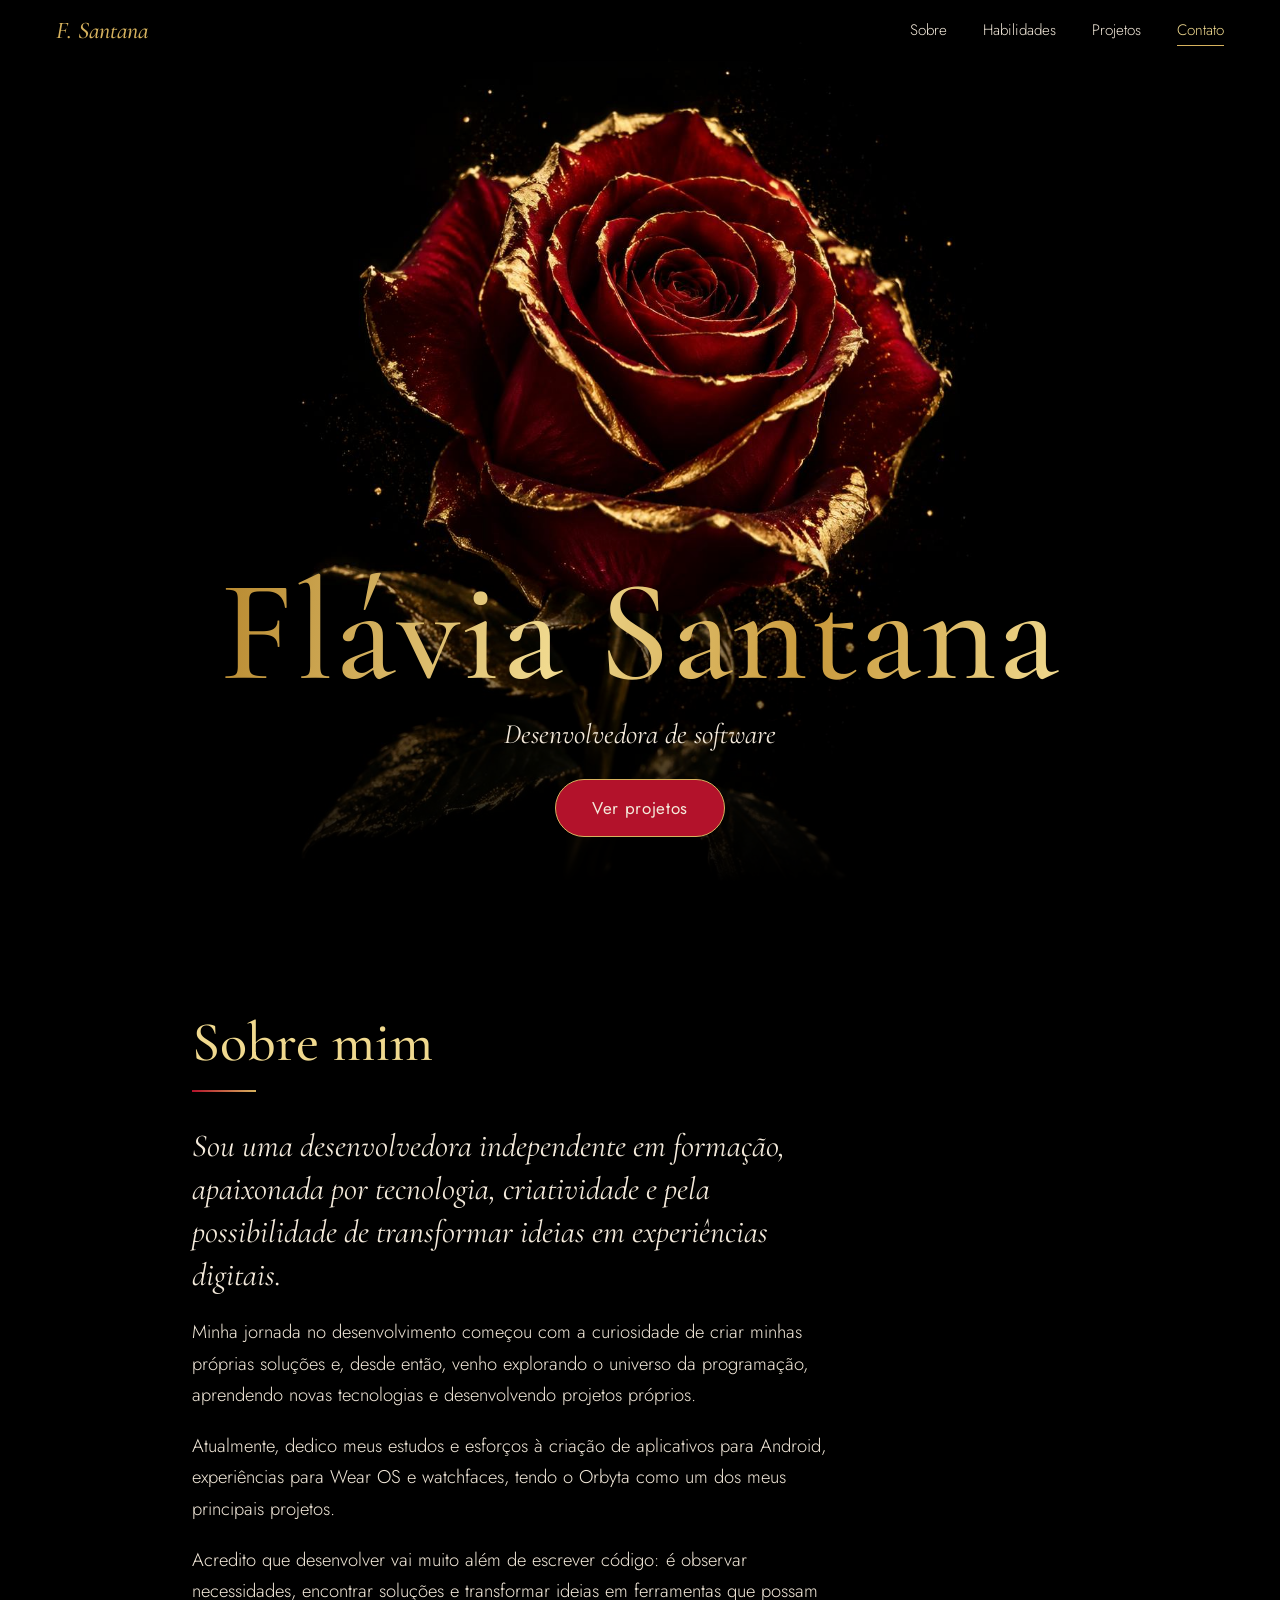
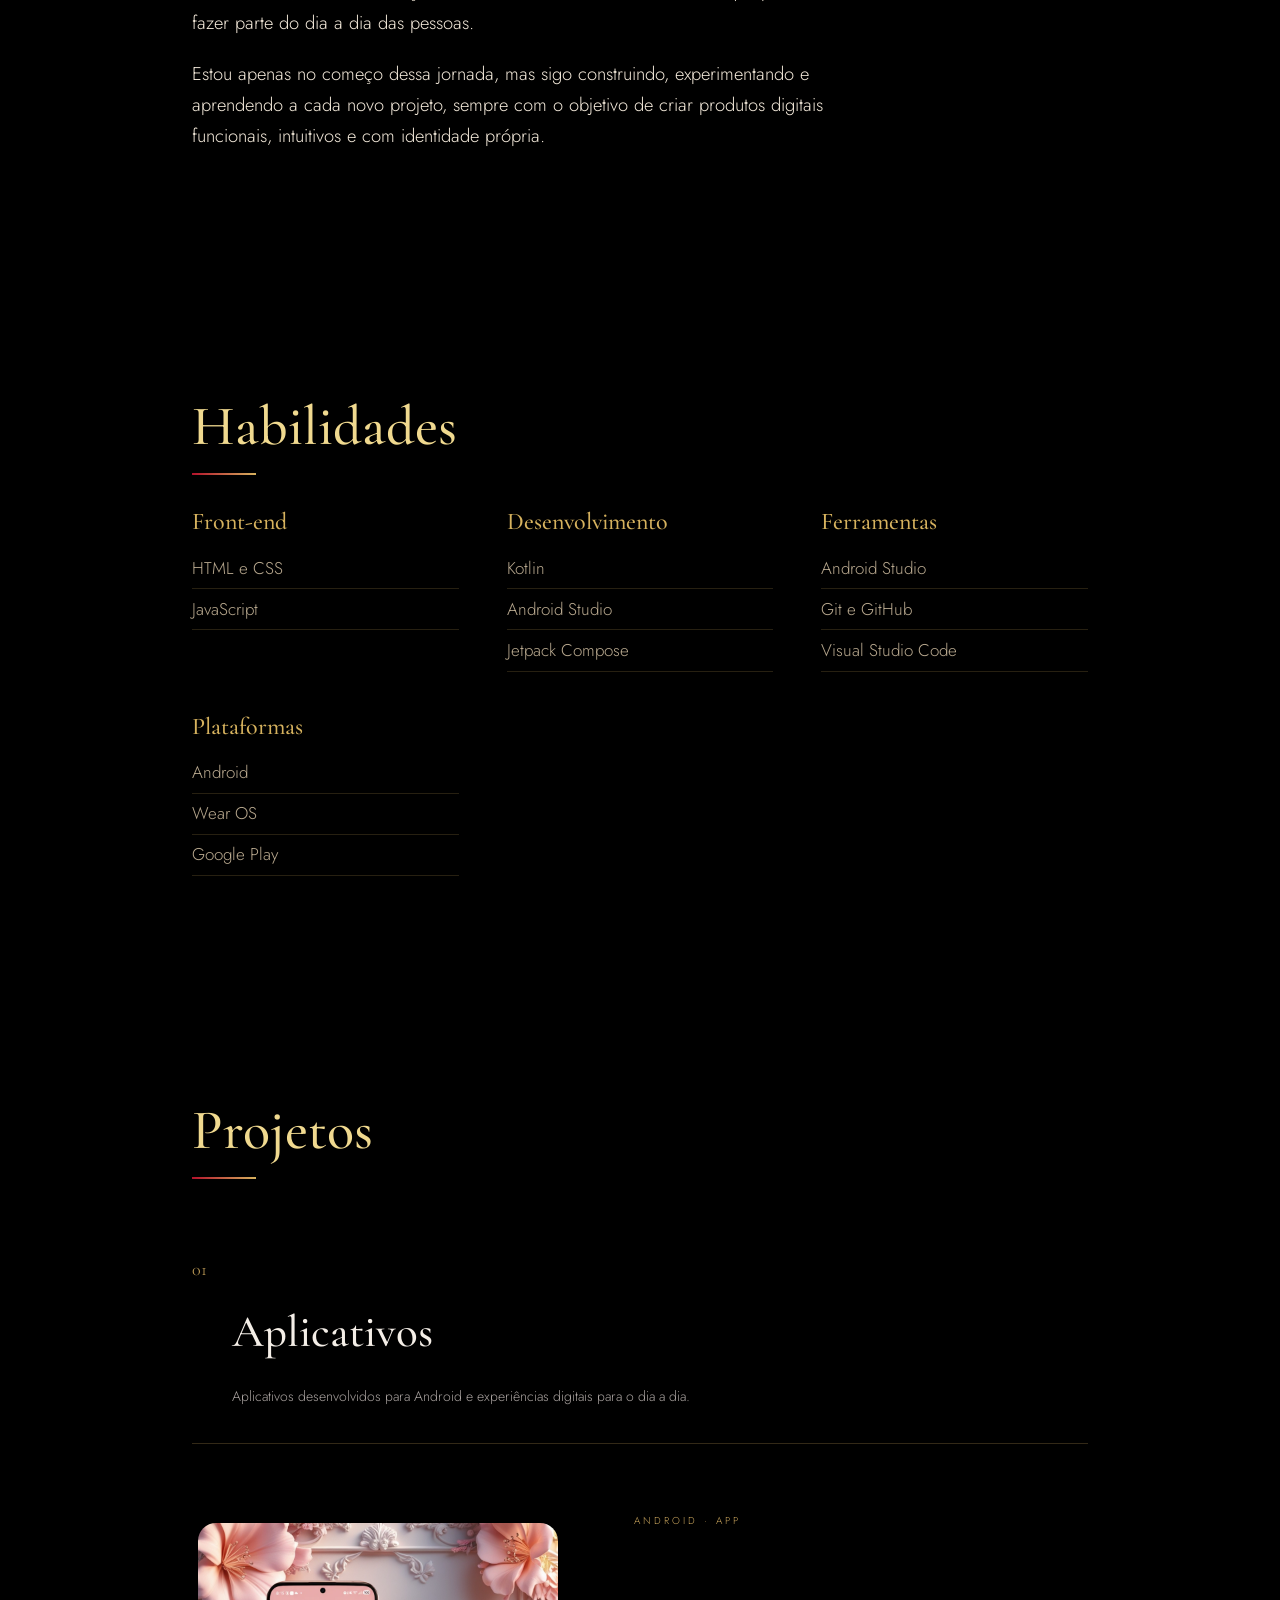
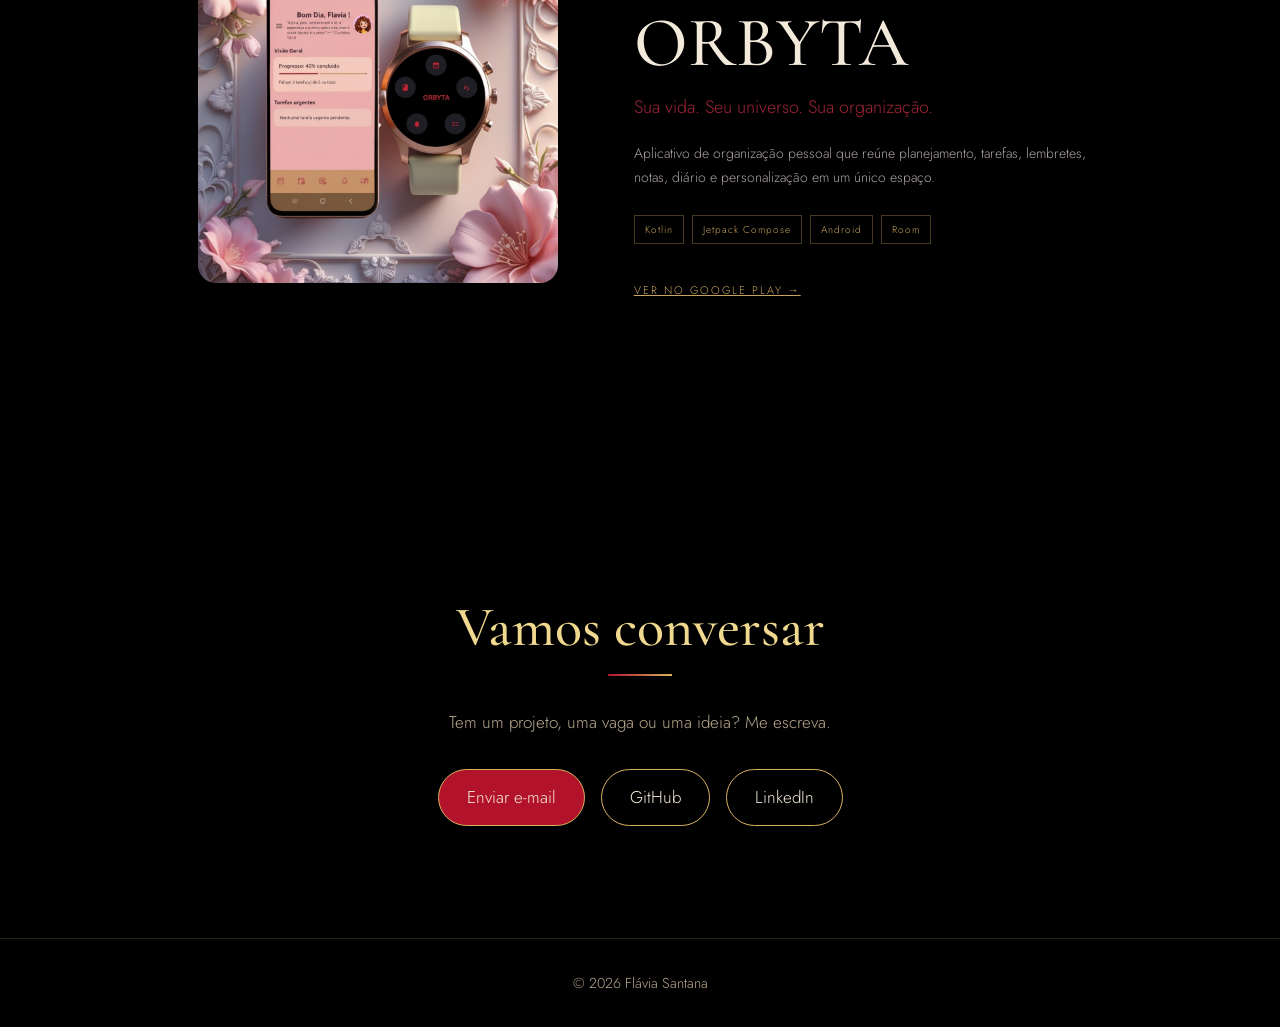
<file: index.html>
<!DOCTYPE html>
<html lang="pt-BR">
<head>
<meta charset="utf-8">
<meta name="viewport" content="width=device-width, initial-scale=1, viewport-fit=cover">
<title>Flávia Santana · Desenvolvedora</title>
<link rel="preconnect" href="https://fonts.googleapis.com">
<link rel="preconnect" href="https://fonts.gstatic.com" crossorigin>
<link href="https://fonts.googleapis.com/css2?family=Cormorant+Garamond:ital,wght@0,300;0,500;0,600;1,400&family=Jost:wght@300;400;500&display=swap" rel="stylesheet">
<link rel="stylesheet" href="style.css">
</head>
<body>
<nav>
  <a class="logo" href="#topo">F. Santana</a>
  <ul>
    <li><a href="#sobre">Sobre</a></li>
    <li><a href="#habilidades">Habilidades</a></li>
    <li><a href="#projetos">Projetos</a></li>
    <li><a href="#contato">Contato</a></li>
  </ul>
</nav>

<header class="hero" id="topo">
  <img src="rose.jpg" alt="Rosa vermelha com bordas douradas sobre fundo preto">
  <div class="hero-text">
    <h1>Flávia Santana</h1>
    <p class="role">Desenvolvedora de software</p>
    <a class="cta" href="#projetos">Ver projetos</a>
  </div>
</header>

<main>
  <section class="s about" id="sobre">
    <h2>Sobre mim</h2>
    <p>Sou uma desenvolvedora independente em formação, apaixonada por tecnologia, criatividade e pela possibilidade de transformar ideias em experiências digitais.</p>

    <p>Minha jornada no desenvolvimento começou com a curiosidade de criar minhas próprias soluções e, desde então, venho explorando o universo da programação, aprendendo novas tecnologias e desenvolvendo projetos próprios.</p>

    <p>Atualmente, dedico meus estudos e esforços à criação de aplicativos para Android, experiências para Wear OS e watchfaces, tendo o Orbyta como um dos meus principais projetos.</p>

    <p>Acredito que desenvolver vai muito além de escrever código: é observar necessidades, encontrar soluções e transformar ideias em ferramentas que possam fazer parte do dia a dia das pessoas.</p>

    <p>Estou apenas no começo dessa jornada, mas sigo construindo, experimentando e aprendendo a cada novo projeto, sempre com o objetivo de criar produtos digitais funcionais, intuitivos e com identidade própria.</p>
  </section>

  <section class="s" id="habilidades">
    <h2>Habilidades</h2>
    <div class="skills">
      <div><h3>Front-end</h3><ul><li>HTML e CSS</li><li>JavaScript</li></ul></div>
      <div><h3>Desenvolvimento</h3><ul><li>Kotlin</li><li>Android Studio</li><li>Jetpack Compose</li></ul></div>
      <div><h3>Ferramentas</h3><ul><li>Android Studio</li><li>Git e GitHub</li><li>Visual Studio Code</li></ul></div>
      <div><h3>Plataformas</h3><ul><li>Android</li><li>Wear OS</li><li>Google Play</li></ul></div>
    </div>
  </section>

  
<section class="s projects-section" id="projetos">

    <h2>Projetos</h2>

    <!-- =========================
         APLICATIVOS
    ========================== -->

    <div class="project-category">

        <div class="category-heading">

            <span class="category-number">01</span>

            <div>
                <h3>Aplicativos</h3>

                <p>
                    Aplicativos desenvolvidos para Android
                    e experiências digitais para o dia a dia.
                </p>
            </div>

        </div>


        <!-- ORBYTA -->

        <article class="app-project">

            <div class="app-project-image">

                <img
                    src="orbyta.png"
                    alt="Interface do aplicativo ORBYTA"
                >

            </div>


            <div class="app-project-content">

                <span class="project-label">
                    ANDROID · APP
                </span>

                <h3>ORBYTA</h3>

                <p class="project-tagline">
                    Sua vida. Seu universo.
                    Sua organização.
                </p>

                <p>
                    Aplicativo de organização pessoal que
                    reúne planejamento, tarefas, lembretes,
                    notas, diário e personalização em um
                    único espaço.
                </p>


                <div class="project-tech">

                    <span>Kotlin</span>
                    <span>Jetpack Compose</span>
                    <span>Android</span>
                    <span>Room</span>

                </div>


                <a
                    href="https://play.google.com/store/apps/details?id=com.flavia.orbyta"
                    class="project-link"
                    target="_blank"
                    rel="noopener"
                >
                    Ver no Google Play →
                </a>

            </div>

        </article>

    </div>


    <!-- =========================
         WATCHFACES
    ========================== 

    <div class="project-category watchfaces-category">

        <div class="category-heading">

            <span class="category-number">02</span>

            <div>

                <h3>Watchfaces</h3>

                <p>
                    Watchfaces criados para Wear OS,
                    combinando estética, funcionalidade
                    e personalização.
                </p>

            </div>

        </div>
      -->


        <!-- DESTAQUE 

        <div class="watchface-preview">

            <div class="watchface-image">

                <img
                    src="images/rose-heart-bloom.jpg"
                    alt="Rose Heart Bloom Watch Face"
                >

            </div>


            <div class="watchface-content">

                <span class="project-label">
                    WEAR OS · WATCHFACE
                </span>

                <h3>Rose Heart Bloom</h3>

                <p>
                    Um watchface inspirado em rosas,
                    combinando elegância e informações
                    úteis para o dia a dia.
                </p>

                <a
                    href="watchfaces.html"
                    class="project-link"
                >
                    Ver coleção de watchfaces →
                </a>

            </div>

        </div>

    </div>
  -->

</section>


  <section class="s contact" id="contato">
    <h2>Vamos conversar</h2>
    <p>Tem um projeto, uma vaga ou uma ideia? Me escreva.</p>
    <div class="links">
      <a href="flaviasantanabooks@gmail.com">Enviar e-mail</a>
      <a href="https://github.com/FlaviaSantana" rel="noopener">GitHub</a>
      <a href="https://www.linkedin.com/in/flavia-santana-250087129/" rel="noopener">LinkedIn</a>
    </div>
  </section>
</main>

<footer>© <span id="ano">2026</span> Flávia Santana</footer>
<script src="script.js"></script>
</body>
</html>
</file>
<file: style.css>
:root{
  --black:#000; --wine:#7a0c1c; --red:#b3122b; --gold:#d6b25e; --gold-lt:#f0d98f; --ivory:#f4eadb; --mute:#b9a98f;
  --serif:"Cormorant Garamond",Georgia,"Times New Roman",serif;
  --sans:"Jost","Helvetica Neue",Arial,sans-serif;
  box-sizing:border-box; padding-top:env(safe-area-inset-top,0px); padding-bottom:env(safe-area-inset-bottom,0px);
  color-scheme:dark;
}
html{scroll-behavior:smooth;scroll-padding-top:env(safe-area-inset-top,0px);background:var(--black)}
*,*::before,*::after{box-sizing:inherit}
body{margin:0;background:var(--black);color:var(--ivory);font:300 1.0625rem/1.7 var(--sans);-webkit-font-smoothing:antialiased}
a{color:inherit}
:focus-visible{outline:2px solid var(--gold);outline-offset:4px}

/* menu */
nav{position:fixed;top:0;left:0;right:0;z-index:20;display:flex;justify-content:space-between;align-items:center;padding:calc(1rem + env(safe-area-inset-top,0px)) clamp(1.25rem,5vw,3.5rem) 1rem;background:linear-gradient(#000 20%,transparent)}
nav .logo{font:italic 500 1.5rem var(--serif);color:var(--gold);text-decoration:none}
nav ul{display:flex;gap:clamp(1rem,3vw,2.25rem);list-style:none;margin:0;padding:0;font-size:.95rem}
nav ul a{text-decoration:none;color:var(--ivory);padding:.25rem 0;border-bottom:1px solid transparent;transition:border-color .2s,color .2s}
nav ul a:hover{color:var(--gold-lt);border-color:var(--gold)}

/* hero */
.hero{position:relative;min-height:100svh;display:grid;justify-items:center;align-items:end;overflow:hidden;text-align:center}
.hero img{position:absolute;top:0;left:50%;transform:translateX(-50%);height:100%;width:auto;max-width:none;object-fit:cover;
  -webkit-mask-image:linear-gradient(#000 60%,transparent 98%);mask-image:linear-gradient(#000 60%,transparent 98%)}
.hero-text{position:relative;z-index:2;padding:0 1.25rem clamp(2.5rem,7vh,4.5rem);animation:rise 1.6s .2s both cubic-bezier(.2,.7,.2,1)}
h1{margin:0;font:500 clamp(3.4rem,13vw,9rem)/.95 var(--serif);letter-spacing:.01em;
  background:linear-gradient(100deg,#b8892f 0%,var(--gold-lt) 40%,#c99a3c 70%,var(--gold-lt) 100%);-webkit-background-clip:text;background-clip:text;color:transparent;
  filter:drop-shadow(0 4px 24px rgba(0,0,0,.8))}
.role{margin:1rem 0 0;font:italic 400 clamp(1.25rem,3vw,1.75rem) var(--serif);color:var(--ivory)}
.cta{display:inline-block;margin-top:1.75rem;padding:.85rem 2.25rem;background:var(--red);color:var(--ivory);text-decoration:none;font-weight:400;letter-spacing:.04em;border:1px solid var(--gold);border-radius:999px;transition:background .25s,color .25s}
.cta:hover{background:var(--gold);color:var(--black)}
@keyframes rise{from{opacity:0;transform:translateY(24px)}to{opacity:1;transform:none}}

/* seções */
section.s{max-width:62rem;margin:0 auto;padding:clamp(4rem,10vw,7rem) clamp(1.25rem,5vw,3rem)}
h2{margin:0 0 2rem;font:500 clamp(2.25rem,5vw,3.5rem)/1.1 var(--serif);color:var(--gold-lt)}
h2::after{content:"";display:block;width:4rem;height:2px;margin-top:1rem;background:linear-gradient(90deg,var(--red),var(--gold))}
.about p{max-width:40rem;margin:0 0 1.25rem;font-size:1.15rem}
.about p:first-of-type{font:italic 400 clamp(1.5rem,3vw,2rem)/1.35 var(--serif);color:var(--ivory)}

/* habilidades */
.skills{display:grid;grid-template-columns:repeat(auto-fit,minmax(15rem,1fr));gap:2.5rem 3rem}
.skills h3{margin:0 0 .75rem;font:500 1.5rem var(--serif);color:var(--gold)}
.skills ul{list-style:none;margin:0;padding:0;color:var(--mute)}
.skills li{padding:.35rem 0;border-bottom:1px solid rgba(214,178,94,.18)}

/* projetos 
.projects{list-style:none;margin:0;padding:0}
.projects li{display:grid;grid-template-columns:1fr auto;gap:.5rem 2rem;align-items:baseline;padding:1.75rem 0 1.75rem 1.5rem;border-top:1px solid rgba(214,178,94,.25);border-left:3px solid var(--red);margin-bottom:.75rem;transition:border-color .25s,background .25s}
.projects li:hover{border-left-color:var(--gold);background:linear-gradient(90deg,rgba(122,12,28,.25),transparent)}
.projects h3{margin:0;font:500 1.75rem var(--serif);color:var(--ivory)}
.projects p{grid-column:1;margin:0;max-width:34rem;color:var(--mute)}
.projects .stack{grid-column:2;grid-row:1;font-size:.9rem;color:var(--gold)}
@media(max-width:36rem){.projects li{grid-template-columns:1fr}.projects .stack{grid-column:1;grid-row:auto}nav ul{gap:.9rem;font-size:.85rem}}
*/


/* =====================================
   PROJETOS
===================================== */

.projects-section {
    max-width: 1100px;
}


/* =====================================
   CATEGORIAS
===================================== */

.project-category {
    margin-top: 70px;
}

.category-heading {
    display: flex;

    align-items: flex-start;

    gap: 25px;

    margin-bottom: 40px;

    border-bottom: 1px solid rgba(201, 164, 92, 0.25);

    padding-bottom: 20px;
}

.category-number {
    color: #c9a45c;

    font-family: "Cormorant Garamond", serif;

    font-size: 18px;

    padding-top: 5px;
}

.category-heading h3 {
    font-family: "Cormorant Garamond", serif;

    font-size: 45px;

    font-weight: 500;

    color: #f4eee7;

    margin-bottom: 5px;
}

.category-heading p {
    color: #aaa3a0;

    font-size: 14px;

    max-width: 600px;
}


/* =====================================
   APP PROJECT
===================================== */

.app-project {
    display: grid;

    grid-template-columns: 0.9fr 1.1fr;

    gap: 70px;

    align-items: center;

    padding: 20px 0 70px;
}

.app-project-image {
    display: flex;

    justify-content: center;
}

.app-project-image img {
    width: 100%;

    max-width: 360px;

    border-radius: 18px;

    box-shadow:
        0 25px 60px rgba(0, 0, 0, 0.55);

    transition: transform 0.4s ease;
}

.app-project-image img:hover {
    transform: translateY(-8px);
}


/* =====================================
   APP INFORMATION
===================================== */

.project-label {
    display: inline-block;

    color: #c9a45c;

    font-size: 10px;

    letter-spacing: 3px;

    margin-bottom: 12px;
}

.app-project-content h3 {
    font-family: "Cormorant Garamond", serif;

    font-size: 70px;

    line-height: 0.9;

    font-weight: 500;

    margin-bottom: 15px;
}

.project-tagline {
    color: #9d2436 !important;

    font-size: 18px !important;

    margin-bottom: 20px !important;
}

.app-project-content > p:not(.project-tagline) {
    color: #aaa3a0;

    font-size: 14px;

    max-width: 600px;

    margin-bottom: 25px;
}


/* =====================================
   TECHNOLOGIES
===================================== */

.project-tech {
    display: flex;

    flex-wrap: wrap;

    gap: 8px;

    margin-bottom: 30px;
}

.project-tech span {
    border: 1px solid rgba(201, 164, 92, 0.35);

    padding: 5px 10px;

    color: #c9a45c;

    font-size: 10px;

    letter-spacing: 1px;
}


/* =====================================
   PROJECT LINK
===================================== */

.project-link {
    display: inline-block;

    color: #c9a45c;

    font-size: 11px;

    letter-spacing: 2px;

    text-transform: uppercase;

    transition: 0.3s;
}

.project-link:hover {
    color: #e0c987;

    transform: translateX(5px);
}


/* =====================================
   WATCHFACES
===================================== */

.watchfaces-category {
    margin-top: 80px;

    padding-top: 20px;
}


/* =====================================
   WATCHFACE PREVIEW
===================================== */

.watchface-preview {
    display: grid;

    grid-template-columns: 300px 1fr;

    gap: 50px;

    align-items: center;

    padding: 35px;

    background: #121010;

    border: 1px solid rgba(201, 164, 92, 0.15);
}

.watchface-image {
    display: flex;

    justify-content: center;
}

.watchface-image img {
    width: 230px;

    aspect-ratio: 1;

    object-fit: cover;

    border-radius: 50%;

    box-shadow:
        0 20px 50px rgba(0, 0, 0, 0.6);

    border: 2px solid rgba(201, 164, 92, 0.5);
}

.watchface-content h3 {
    font-family: "Cormorant Garamond", serif;

    font-size: 55px;

    font-weight: 500;

    margin-bottom: 15px;
}

.watchface-content p {
    color: #aaa3a0;

    font-size: 14px;

    max-width: 550px;

    margin-bottom: 25px;
}


/* =====================================
   MOBILE
===================================== */

@media (max-width: 800px) {

    .category-heading {
        gap: 15px;
    }

    .category-heading h3 {
        font-size: 38px;
    }

    .app-project {
        grid-template-columns: 1fr;

        gap: 45px;
    }

    .app-project-content h3 {
        font-size: 60px;
    }

    .watchface-preview {
        grid-template-columns: 1fr;

        text-align: center;

        padding: 30px 20px;
    }

    .watchface-content p {
        margin-left: auto;
        margin-right: auto;
    }

    .watchface-image img {
        width: 190px;
    }

}


/* contato */
.contact{text-align:center}
.contact h2::after{margin-inline:auto}
.contact p{max-width:30rem;margin:0 auto 2rem;color:var(--mute)}
.links{display:flex;flex-wrap:wrap;justify-content:center;gap:1rem}
.links a{padding:.8rem 1.75rem;border:1px solid var(--gold);border-radius:999px;text-decoration:none;transition:background .25s,color .25s}
.links a:first-child{background:var(--red)}
.links a:hover{background:var(--gold);color:var(--black)}
footer{padding:2rem 1.25rem;text-align:center;color:var(--mute);font-size:.9rem;border-top:1px solid rgba(214,178,94,.2)}

@media(prefers-reduced-motion:reduce){*{animation:none!important;transition:none!important}html{scroll-behavior:auto}}
nav ul a.active{color:var(--gold-lt);border-color:var(--gold)}
</file>
